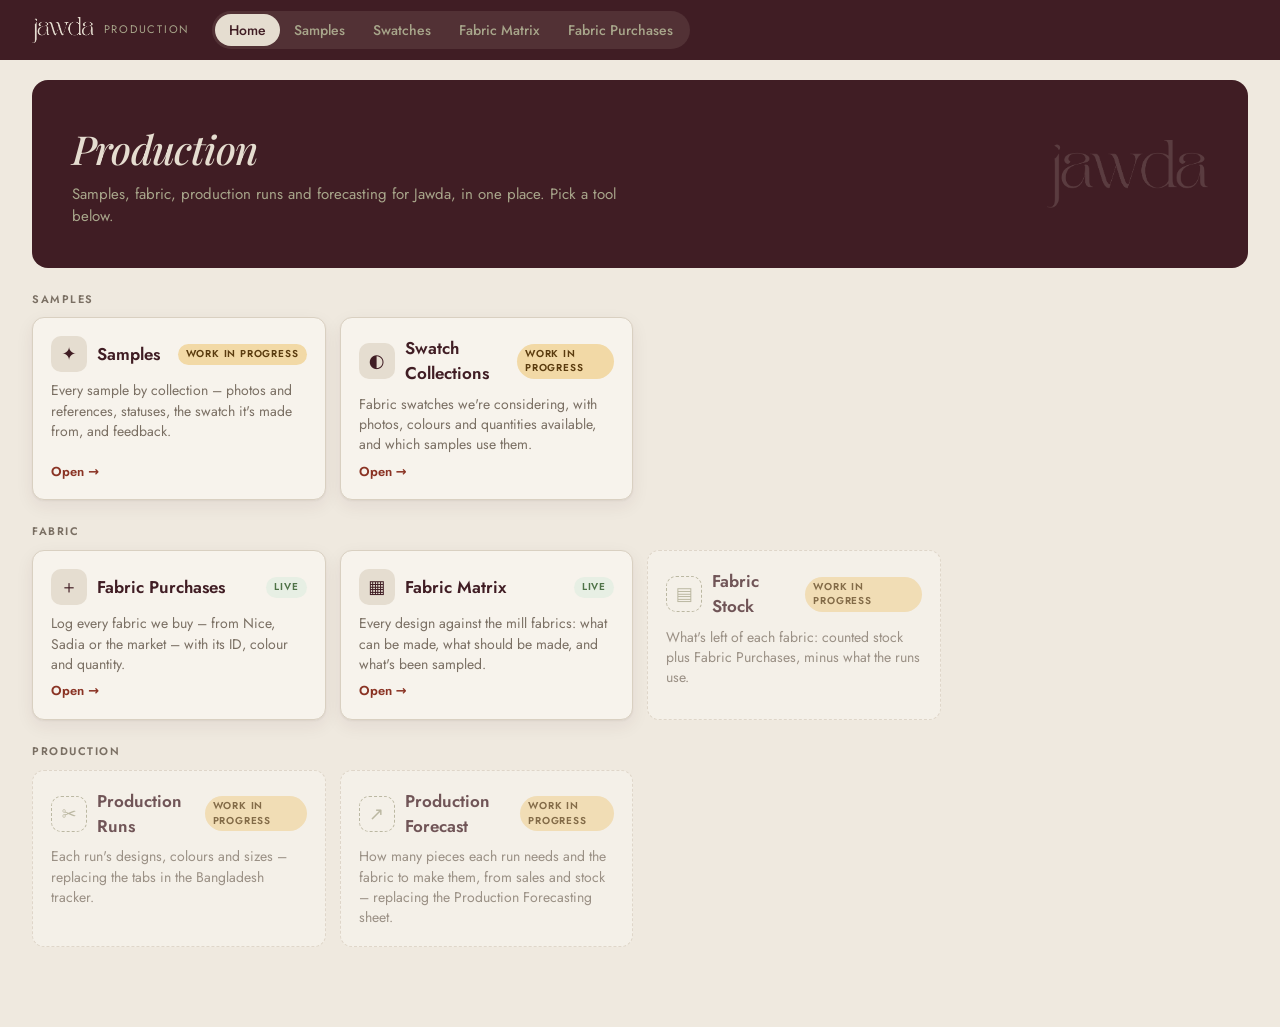
<file: production/index.html>
<!doctype html>
<html lang="en">
<head>
<meta charset="utf-8">
<meta name="viewport" content="width=device-width, initial-scale=1, viewport-fit=cover">
<meta name="theme-color" content="#401D24">
<meta name="description" content="Jawda production — fabric, production runs and forecasting in one place.">
<title>Jawda Production</title>
<link rel="preconnect" href="https://fonts.googleapis.com">
<link href="https://fonts.googleapis.com/css2?family=Playfair+Display:ital,wght@0,500;1,400;1,500&family=Jost:wght@400;500;600&display=swap" rel="stylesheet">
<link rel="stylesheet" href="shared.css?v=202610260908">
<style>
.hero{background:var(--crater);color:var(--pearl);border-radius:16px;padding:clamp(22px,4vw,40px);margin:0 0 22px;position:relative;overflow:hidden}
.hero h1{font-family:var(--serif);font-style:italic;font-weight:500;font-size:clamp(28px,4vw,40px);letter-spacing:-.02em;margin:0 0 6px}
.hero p{color:var(--eagle);margin:0;max-width:560px}
.hero .mark{position:absolute;right:clamp(16px,4vw,40px);top:50%;transform:translateY(-50%);height:68px;opacity:.16}
.sect{font-size:11px;letter-spacing:.14em;text-transform:uppercase;color:var(--muted);font-weight:600;margin:24px 0 10px}
.tiles{display:grid;grid-template-columns:repeat(auto-fill,minmax(260px,1fr));gap:14px}
.tile{display:flex;flex-direction:column;gap:8px;background:var(--panel);border:1px solid var(--line);border-radius:var(--radius);box-shadow:var(--shadow);padding:18px;text-decoration:none;color:inherit;transition:border-color .15s,transform .15s;min-height:150px}
a.tile:hover{border-color:var(--ash);transform:translateY(-1px)}
.tile .top{display:flex;align-items:center;gap:10px}
.tile .ic{width:36px;height:36px;border-radius:10px;display:grid;place-items:center;background:var(--pearl);color:var(--crater);font-size:18px;flex:none}
.tile h3{margin:0;font-size:17px;font-weight:600;color:var(--crater)}
.tile p{margin:0;color:var(--muted);font-size:14px}
.tile .go{margin-top:auto;font-size:13px;font-weight:600;color:var(--umber)}
.tile .tag{margin-left:auto;font-size:10px;font-weight:600;letter-spacing:.08em;text-transform:uppercase;padding:3px 8px;border-radius:999px;background:#E7EFE4;color:#4E7247}
.tile.soon{opacity:.72;border-style:dashed;box-shadow:none}
.tile.soon .tag{background:var(--pearl);color:var(--muted)}
.tile.soon .ic{background:transparent;border:1px dashed var(--eagle);color:var(--eagle)}
.tile.wip .tag{background:#F2D9A6;color:#5A3B0E}
</style>
</head>
<body>
<section id="app">
  <header>
    <a class="brand" href="./"><img class="logo" src="../logo-pearl.png" alt="Jawda"><span>Production</span></a>
    <nav class="pnav" aria-label="Production pages">
      <a href="./" class="on" aria-current="page">Home</a>
      <a href="../samples/">Samples</a>
      <a href="../swatches/">Swatches</a>
      <a href="../fabric-matrix/">Fabric Matrix</a>
      <a href="../fabric-purchases/">Fabric Purchases</a>
    </nav>
    <div class="grow"></div>
  </header>
  <main>
    <div class="hero">
      <h1>Production</h1>
      <p>Samples, fabric, production runs and forecasting for Jawda, in one place. Pick a tool below.</p>
      <img class="mark" src="../logo-pearl.png" alt="">
    </div>

    <div class="sect">Samples</div>
    <div class="tiles">
      <a class="tile wip" href="../samples/">
        <div class="top"><span class="ic">✦</span><h3>Samples</h3><span class="tag">Work in progress</span></div>
        <p>Every sample by collection – photos and references, statuses, the swatch it's made from, and feedback.</p>
        <span class="go">Open →</span>
      </a>
      <a class="tile wip" href="../swatches/">
        <div class="top"><span class="ic">◐</span><h3>Swatch Collections</h3><span class="tag">Work in progress</span></div>
        <p>Fabric swatches we're considering, with photos, colours and quantities available, and which samples use them.</p>
        <span class="go">Open →</span>
      </a>
    </div>

    <div class="sect">Fabric</div>
    <div class="tiles">
      <a class="tile" href="../fabric-purchases/">
        <div class="top"><span class="ic">＋</span><h3>Fabric Purchases</h3><span class="tag">Live</span></div>
        <p>Log every fabric we buy – from Nice, Sadia or the market – with its ID, colour and quantity.</p>
        <span class="go">Open →</span>
      </a>
      <a class="tile" href="../fabric-matrix/">
        <div class="top"><span class="ic">▦</span><h3>Fabric Matrix</h3><span class="tag">Live</span></div>
        <p>Every design against the mill fabrics: what can be made, what should be made, and what's been sampled.</p>
        <span class="go">Open →</span>
      </a>
      <div class="tile soon wip">
        <div class="top"><span class="ic">▤</span><h3>Fabric Stock</h3><span class="tag">Work in progress</span></div>
        <p>What's left of each fabric: counted stock plus Fabric Purchases, minus what the runs use.</p>
      </div>
    </div>

    <div class="sect">Production</div>
    <div class="tiles">
      <div class="tile soon wip">
        <div class="top"><span class="ic">✂</span><h3>Production Runs</h3><span class="tag">Work in progress</span></div>
        <p>Each run's designs, colours and sizes – replacing the tabs in the Bangladesh tracker.</p>
      </div>
      <div class="tile soon wip">
        <div class="top"><span class="ic">↗</span><h3>Production Forecast</h3><span class="tag">Work in progress</span></div>
        <p>How many pieces each run needs and the fabric to make them, from sales and stock – replacing the Production Forecasting sheet.</p>
      </div>
    </div>
  </main>
</section>
</body>
</html>
</file>
<file: production/shared.css>
/* Jawda Production — shared look (matches the Jawda Board) */
:root{
  --pearl:#E5DDD0; --ash:#948A66; --storm:#F7F7F7; --umber:#8A3324; --crater:#401D24;
  --eagle:#A8A68B; --suede:#4D3B2D;
  --bg:#EFE9DF; --panel:#F7F3EC; --line:#D9D0C1; --ink:#2B1A1E; --muted:#7A6F63;
  --radius:12px; --shadow:0 1px 2px rgba(64,29,36,.06),0 6px 18px rgba(64,29,36,.07);
  --font:'Jost',system-ui,sans-serif; --serif:'Playfair Display',Georgia,serif;
}
*{box-sizing:border-box} html,body{margin:0;height:100%}
body{font:15px/1.45 var(--font);color:var(--ink);background:var(--bg);-webkit-font-smoothing:antialiased}
button,input,select,textarea{font:inherit;color:inherit}
button{cursor:pointer;border:0;background:none}
a{color:inherit}
.hidden{display:none!important}

/* login */
#login{min-height:100%;display:grid;place-items:center;padding:24px;background:var(--crater);color:var(--pearl)}
#login .card{width:min(420px,100%);text-align:center;background:#fff;border:1px solid var(--line);border-radius:14px;padding:36px 28px 24px;box-shadow:var(--shadow)}
#login .logo{height:60px;width:auto;display:block;margin:0 auto 10px}
#login p{color:var(--ash);margin:0 0 26px;letter-spacing:.16em;font-size:11px;text-transform:uppercase}
#login input{width:100%;padding:14px 16px;border-radius:10px;border:1px solid var(--line);background:var(--storm);color:var(--ink);outline:0;font-size:16px}
#login input:focus{border-color:var(--ash)}
#login button{width:100%;margin-top:12px;padding:14px;border-radius:10px;background:var(--umber);color:#fff;font-weight:500}
#login .err{color:var(--umber);margin-top:12px;font-size:14px;min-height:20px}

/* header + nav */
#app{min-height:100%;display:flex;flex-direction:column}
header{position:sticky;top:0;z-index:20;background:var(--crater);color:var(--pearl);padding:0 clamp(12px,3vw,32px);display:flex;align-items:center;gap:14px;height:60px}
header .brand{display:flex;align-items:center;gap:10px;text-decoration:none}
header .brand .logo{height:26px;width:auto;display:block}
header .brand span{font-size:11px;letter-spacing:.16em;text-transform:uppercase;color:var(--eagle)}
header .grow{flex:1}
.pnav{display:flex;background:rgba(229,221,208,.1);border-radius:999px;padding:3px;margin-left:8px;overflow-x:auto;scrollbar-width:none}
.pnav a{padding:6px 14px;border-radius:999px;color:var(--eagle);font-weight:500;font-size:14px;text-decoration:none;white-space:nowrap}
.pnav a:hover{color:var(--pearl)}
.pnav a.on{background:var(--pearl);color:var(--crater)}
.hbtn{text-decoration:none;padding:8px 14px;border-radius:999px;font-weight:500;font-size:14px;display:inline-flex;align-items:center;gap:6px;white-space:nowrap}
.hbtn.ghost{color:var(--pearl);border:1px solid rgba(229,221,208,.3)}
.hbtn.ghost:hover{background:rgba(229,221,208,.1)}
.save-state{font-size:12px;color:var(--eagle);white-space:nowrap}
.menu{position:relative}
.menu .dd{position:absolute;right:0;top:calc(100% + 8px);background:var(--panel);color:var(--ink);border:1px solid var(--line);border-radius:10px;box-shadow:var(--shadow);min-width:220px;padding:6px;display:none;z-index:30}
.menu.open .dd{display:block}
.menu .dd button,.menu .dd a{display:block;width:100%;text-align:left;padding:9px 12px;border-radius:7px;font-size:14px;text-decoration:none;color:inherit}
.menu .dd button:hover,.menu .dd a:hover{background:var(--pearl)}
.menu .dd hr{border:0;border-top:1px solid var(--line);margin:6px 0}

main{flex:1;padding:20px clamp(12px,3vw,32px) 80px;max-width:1280px;width:100%;margin:0 auto}
.intro{display:flex;flex-wrap:wrap;gap:16px;align-items:stretch;margin:0 0 18px}
.intro h1{font-family:var(--serif);font-style:italic;font-weight:500;font-size:30px;letter-spacing:-.02em;margin:0 0 4px;color:var(--crater)}
.intro .lede{color:var(--muted);font-size:14px;max-width:560px;margin:0}
.intro .left{flex:1 1 320px}

.filters{display:flex;flex-wrap:wrap;gap:8px;align-items:center;margin:0 0 10px}
.filters input[type=search],.filters select{padding:8px 12px;border:1px solid var(--line);border-radius:999px;background:#fff;outline:0;font-size:14px}
.filters input[type=search]{min-width:200px;flex:1;max-width:320px}
.filters select{max-width:230px}
.filters select.on{background:var(--crater);border-color:var(--crater);color:var(--pearl)}
.filters input:focus,.filters select:focus{border-color:var(--ash)}
.filters .count{margin-left:auto;color:var(--muted);font-size:13px}
.chip{padding:7px 13px;border-radius:999px;border:1px solid var(--line);background:#fff;font-size:13px;font-weight:500;color:var(--muted)}
.chip.on{background:var(--crater);border-color:var(--crater);color:var(--pearl)}

.empty{color:var(--muted);text-align:center;padding:40px 16px;font-size:14px}
.banner{background:#FBF3E4;border:1px solid #E7D3AE;color:var(--suede);border-radius:10px;padding:10px 14px;font-size:13px;margin:0 0 14px}
.banner code{background:#fff;padding:1px 5px;border-radius:4px;font-size:12px}
#toast{position:fixed;left:50%;bottom:22px;transform:translateX(-50%) translateY(20px);background:var(--crater);color:var(--pearl);padding:10px 18px;border-radius:999px;font-size:14px;opacity:0;transition:.2s;z-index:60;pointer-events:none;max-width:90vw}
#toast.on{opacity:1;transform:translateX(-50%)}

@media (max-width:860px){
  header{height:auto;min-height:54px;padding:8px 12px;gap:8px;flex-wrap:wrap}
  header .brand .logo{height:22px}
  header .brand span{display:none}
  header .grow{display:none}
  .save-state{display:none}
  .pnav{order:3;flex:1 1 100%;margin:0}
  .pnav a{flex:1;text-align:center;padding:6px 10px;font-size:13px}
  .menu{margin-left:auto}
  .intro h1{font-size:24px}
}
</file>
